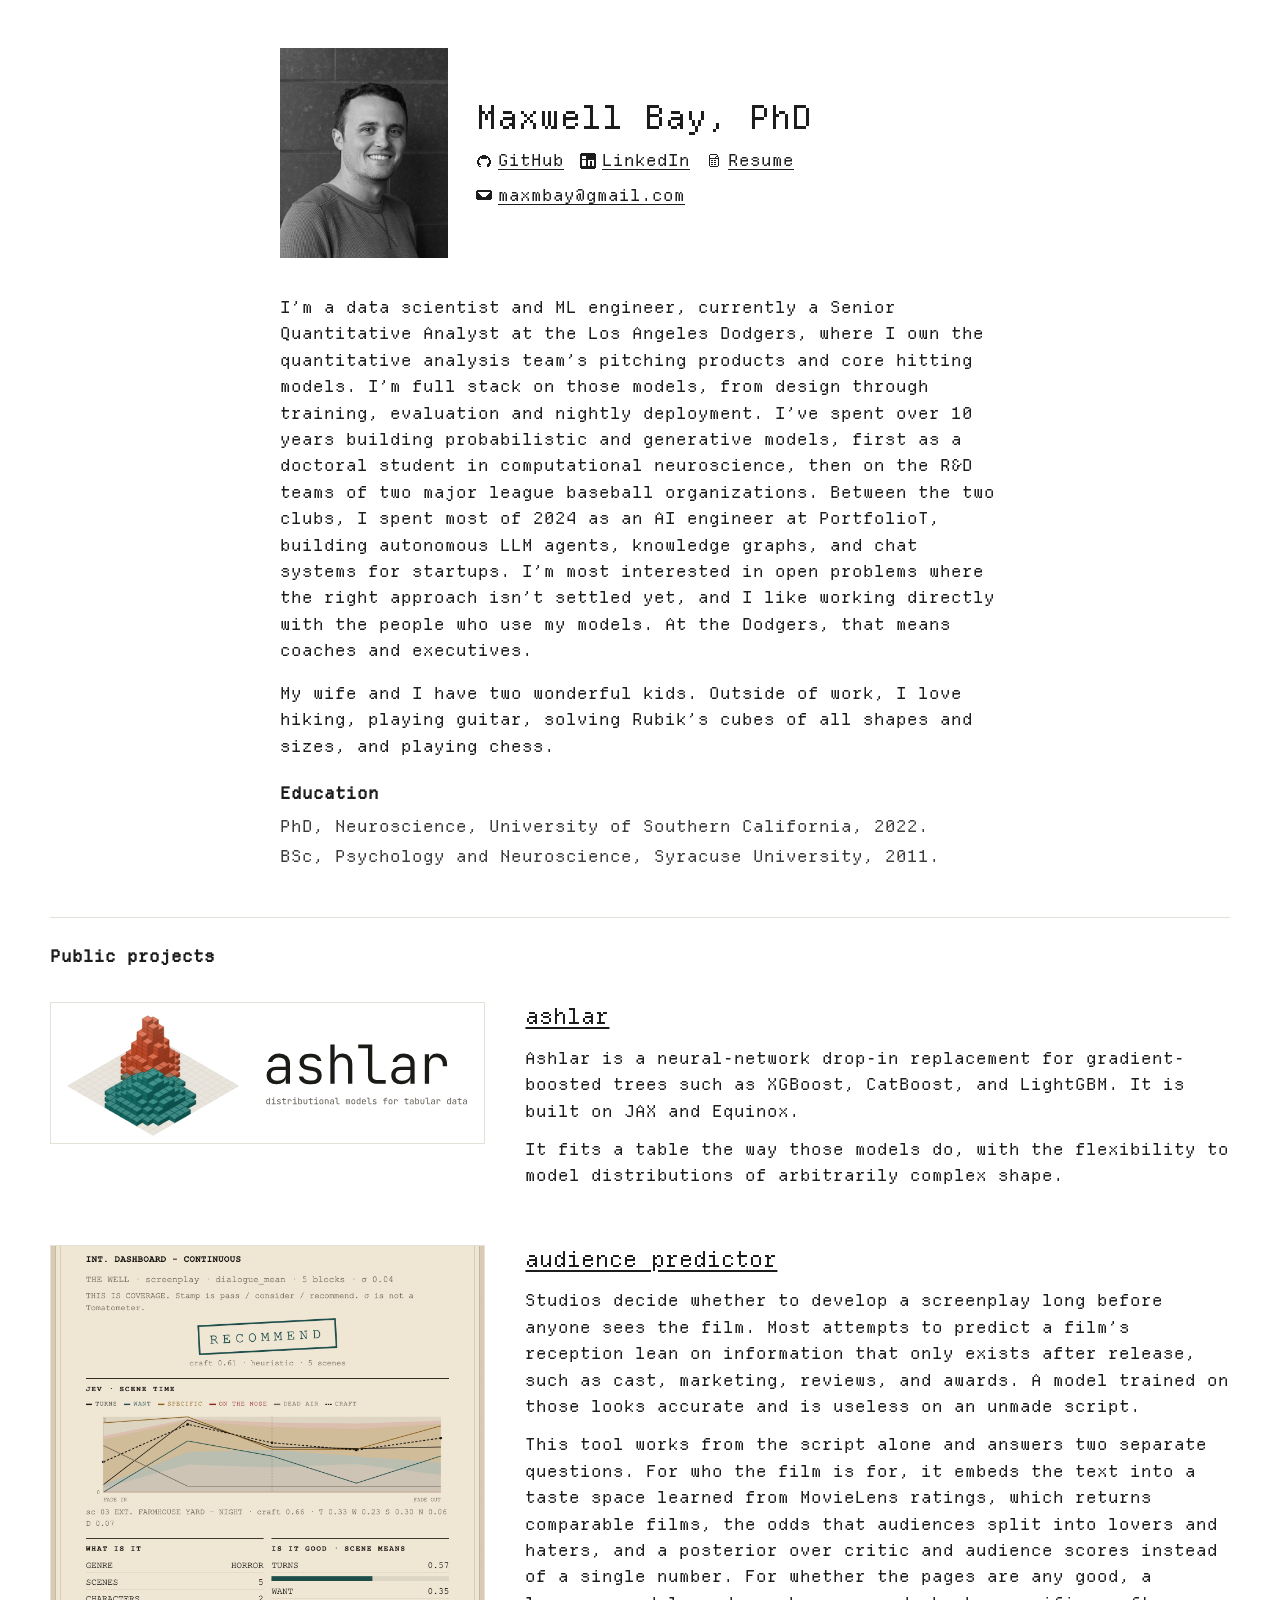
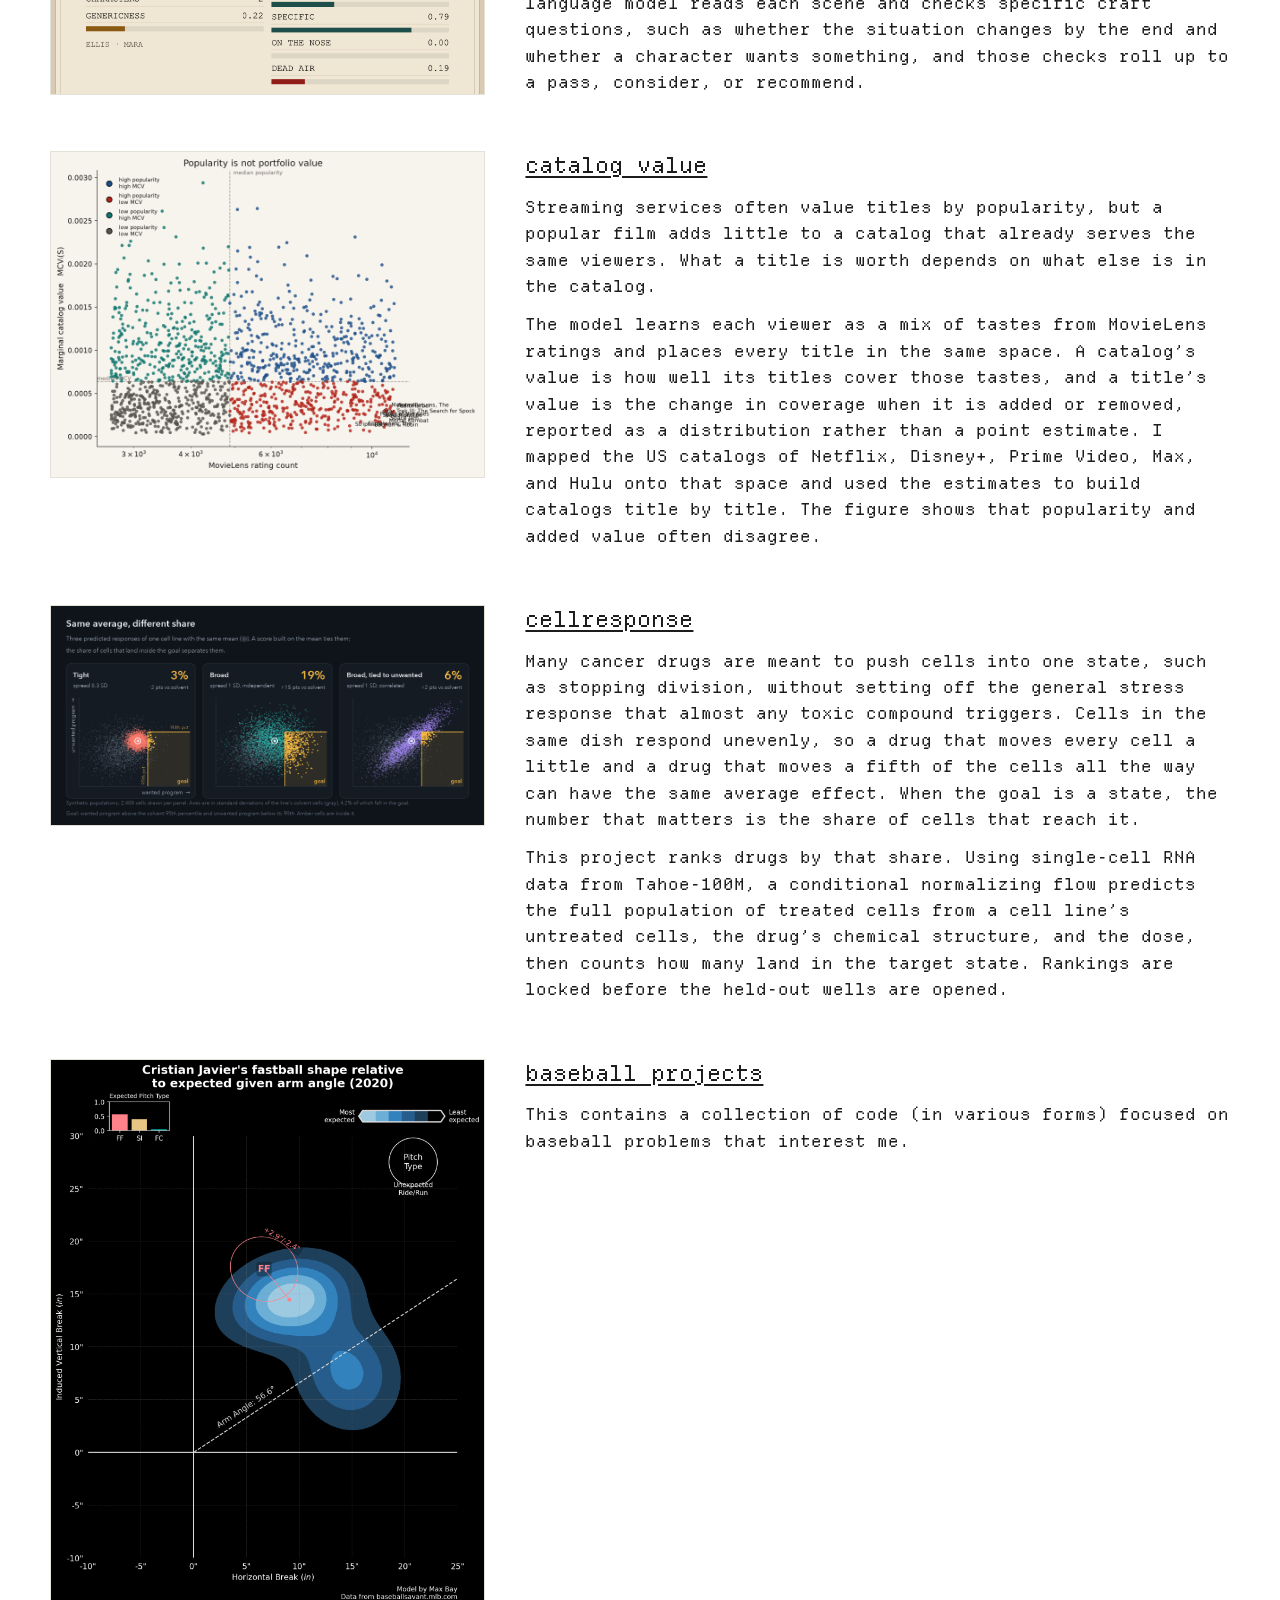
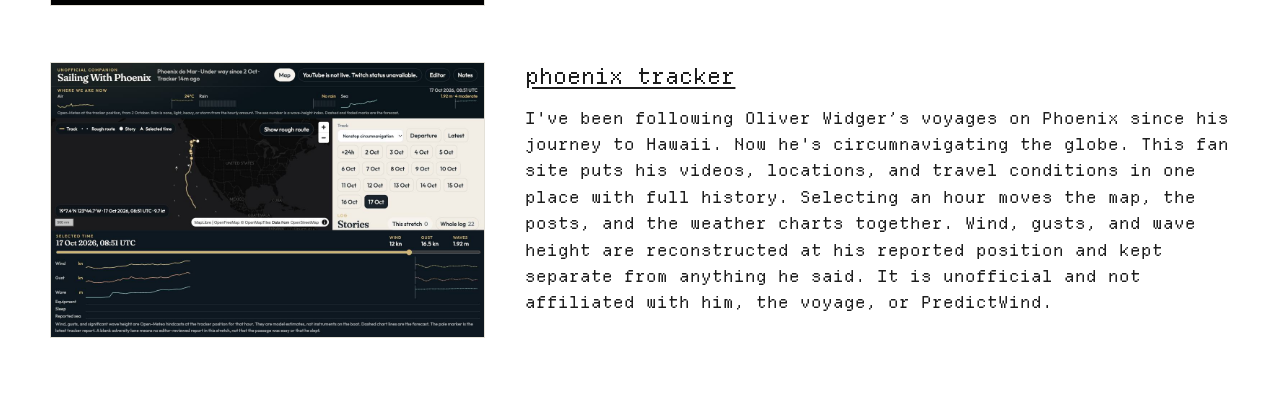
<file: index.html>
<!DOCTYPE html>
<html lang="en">
<head>
  <meta charset="utf-8">
  <meta name="viewport" content="width=device-width, initial-scale=1">
  <title>Maxwell Bay, PhD</title>
  <meta name="description" content="Maxwell Bay is a Senior Quantitative Analyst at the Los Angeles Dodgers. He builds probabilistic and generative models.">
  <link rel="canonical" href="https://maxmbay.github.io/">
  <meta property="og:title" content="Maxwell Bay, PhD">
  <meta property="og:description" content="Senior Quantitative Analyst at the Los Angeles Dodgers. Probabilistic and generative models, from neuroscience to two major-league front offices.">
  <meta property="og:type" content="website">
  <meta property="og:url" content="https://maxmbay.github.io/">
  <meta property="og:image" content="https://maxmbay.github.io/photos/Maxwell-Bay-crop.jpg">
  <meta name="twitter:card" content="summary">
  <meta name="theme-color" content="#ffffff">
  <link rel="icon" href="favicon.svg" type="image/svg+xml">
  <link rel="stylesheet" href="styles.css">
</head>
<body>
  <header class="intro">
    <img class="portrait" src="photos/Maxwell-Bay-crop.jpg" alt="Maxwell Bay">
    <div>
      <h1>Maxwell Bay, PhD</h1>
      <nav class="links" aria-label="Contact">
        <a href="https://github.com/maxmbay" rel="me noopener noreferrer">
          <svg viewBox="0 0 16 16" shape-rendering="crispEdges" aria-hidden="true"><path fill="currentColor" d="M6 2h4v1h-4zM4 3h8v1h-8zM3 4h10v1h-10zM2 5h2v1h-2zM5 5h6v1h-6zM12 5h2v1h-2zM2 6h2v1h-2zM12 6h2v1h-2zM1 7h2v1h-2zM13 7h2v1h-2zM1 8h2v1h-2zM13 8h2v1h-2zM1 9h2v1h-2zM13 9h2v1h-2zM1 10h3v1h-3zM12 10h3v1h-3zM2 11h3v1h-3zM11 11h3v1h-3zM2 12h1v1h-1zM11 12h3v1h-3zM3 13h2v1h-2zM11 13h2v1h-2z"/></svg>
          GitHub
        </a>
        <a href="https://www.linkedin.com/in/mbayphd" rel="me noopener noreferrer">
          <svg viewBox="0 0 16 16" shape-rendering="crispEdges" aria-hidden="true"><path fill="currentColor" d="M1 0h14v1h-14zM0 1h16v1h-16zM0 2h16v1h-16zM0 3h2v1h-2zM6 3h10v1h-10zM0 4h2v1h-2zM6 4h10v1h-10zM0 5h2v1h-2zM6 5h10v1h-10zM0 6h16v1h-16zM0 7h2v1h-2zM6 7h2v1h-2zM14 7h2v1h-2zM0 8h2v1h-2zM6 8h2v1h-2zM10 8h2v1h-2zM14 8h2v1h-2zM0 9h2v1h-2zM6 9h2v1h-2zM10 9h2v1h-2zM14 9h2v1h-2zM0 10h2v1h-2zM6 10h2v1h-2zM10 10h2v1h-2zM14 10h2v1h-2zM0 11h2v1h-2zM6 11h2v1h-2zM10 11h2v1h-2zM14 11h2v1h-2zM0 12h2v1h-2zM6 12h2v1h-2zM10 12h2v1h-2zM14 12h2v1h-2zM0 13h16v1h-16zM0 14h16v1h-16zM1 15h14v1h-14z"/></svg>
          LinkedIn
        </a>
        <a href="resume/Maxwell_Bay_Resume_2026.pdf">
          <svg viewBox="0 0 16 16" shape-rendering="crispEdges" aria-hidden="true"><path fill="currentColor" d="M4 1h7v1h-7zM3 2h1v11h-1zM11 2h1v1h-1zM10 3h2v1h-2zM9 4h1v1h-1zM12 4h1v1h-1zM4 5h9v1h-9zM12 6h1v7h-1zM4 13h8v1h-8zM5 7h2v1h-2zM8 7h2v1h-2zM5 9h2v1h-2zM8 9h2v1h-2zM5 11h2v1h-2zM8 11h2v1h-2z"/></svg>
          Resume
        </a>
        <a href="mailto:maxmbay@gmail.com">
          <svg viewBox="0 0 16 16" shape-rendering="crispEdges" aria-hidden="true"><path fill="currentColor" d="M1 3h14v1h-14zM0 4h16v1h-16zM0 5h2v1h-2zM14 5h2v1h-2zM0 6h3v1h-3zM13 6h3v1h-3zM0 7h4v1h-4zM12 7h4v1h-4zM0 8h5v1h-5zM11 8h5v1h-5zM0 9h6v1h-6zM10 9h6v1h-6zM0 10h16v1h-16zM0 11h16v1h-16zM1 12h14v1h-14z"/></svg>
          maxmbay@gmail.com
        </a>
      </nav>
    </div>
  </header>

  <section class="about">
    <p>I’m a data scientist and ML engineer, currently a Senior Quantitative Analyst at the Los Angeles Dodgers, where I own the quantitative analysis team’s pitching products and core hitting models. I’m full stack on those models, from design through training, evaluation and nightly deployment. I’ve spent over 10 years building probabilistic and generative models, first as a doctoral student in computational neuroscience, then on the R&amp;D teams of two major league baseball organizations. Between the two clubs, I spent most of 2024 as an AI engineer at PortfolioT, building autonomous LLM agents, knowledge graphs, and chat systems for startups. I’m most interested in open problems where the right approach isn’t settled yet, and I like working directly with the people who use my models. At the Dodgers, that means coaches and executives.</p>
    <p>My wife and I have two wonderful kids. Outside of work, I love hiking, playing guitar, solving Rubik’s cubes of all shapes and sizes, and playing chess.</p>
    <div class="edu"> 
      <h2>Education</h2>
      <p>PhD, Neuroscience, University of Southern California, 2022.</p>
      <p>BSc, Psychology and Neuroscience, Syracuse University, 2011.</p>
    </div>
  </section>

  <main>
    <h2 class="projects-label">Public projects</h2>
    <article>
      <img src="images/ashlar.svg" width="806" height="260" alt="Ashlar logo: isometric blocks of a two-mode density beside the word ashlar and the line distributional models for tabular data.">
      <div>
        <h2><a href="https://github.com/maxmbay/ashlar">ashlar</a></h2>
        <p>Ashlar is a neural-network drop-in replacement for gradient-boosted trees such as XGBoost, CatBoost, and LightGBM. It is built on JAX and Equinox.</p>
        <p>It fits a table the way those models do, with the flexibility to model distributions of arbitrarily complex shape.</p>
      </div>
    </article>

    <article>
      <img src="images/audience.png" width="1540" height="1592" alt="Coverage desk for the spec The Well: a recommend stamp, a scene-by-scene craft chart, and short notes on what the script is and whether it is good.">
      <div>
        <h2><a href="https://github.com/maxmbay/audience-predictor">audience predictor</a></h2>
        <p>Studios decide whether to develop a screenplay long before anyone sees the film. Most attempts to predict a film’s reception lean on information that only exists after release, such as cast, marketing, reviews, and awards. A model trained on those looks accurate and is useless on an unmade script.</p>
        <p>This tool works from the script alone and answers two separate questions. For who the film is for, it embeds the text into a taste space learned from MovieLens ratings, which returns comparable films, the odds that audiences split into lovers and haters, and a posterior over critic and audience scores instead of a single number. For whether the pages are any good, a language model reads each scene and checks specific craft questions, such as whether the situation changes by the end and whether a character wants something, and those checks roll up to a pass, consider, or recommend.</p>
      </div>
    </article>

    <article>
      <img src="images/catalog.png" width="1936" height="1452" alt="Scatter of MovieLens popularity against marginal catalog value. High-popularity titles are not always high value.">
      <div>
        <h2><a href="https://github.com/maxmbay/catalog-value">catalog value</a></h2>
        <p>Streaming services often value titles by popularity, but a popular film adds little to a catalog that already serves the same viewers. What a title is worth depends on what else is in the catalog.</p>
        <p>The model learns each viewer as a mix of tastes from MovieLens ratings and places every title in the same space. A catalog’s value is how well its titles cover those tastes, and a title’s value is the change in coverage when it is added or removed, reported as a distribution rather than a point estimate. I mapped the US catalogs of Netflix, Disney+, Prime Video, Max, and Hulu onto that space and used the estimates to build catalogs title by title. The figure shows that popularity and added value often disagree.</p>
      </div>
    </article>

    <article>
      <img src="images/expression.png" width="2000" height="1010" alt="Three synthetic responses with the same mean. Three percent, nineteen percent, and six percent of the cells fall inside the goal.">
      <div>
        <h2><a href="https://github.com/maxmbay/expression">cellresponse</a></h2>
        <p>Many cancer drugs are meant to push cells into one state, such as stopping division, without setting off the general stress response that almost any toxic compound triggers. Cells in the same dish respond unevenly, so a drug that moves every cell a little and a drug that moves a fifth of the cells all the way can have the same average effect. When the goal is a state, the number that matters is the share of cells that reach it.</p>
        <p>This project ranks drugs by that share. Using single-cell RNA data from Tahoe-100M, a conditional normalizing flow predicts the full population of treated cells from a cell line’s untreated cells, the drug’s chemical structure, and the dose, then counts how many land in the target state. Rankings are locked before the held-out wells are opened.</p>
      </div>
    </article>

    <article>
      <img src="images/baseball.png" width="1460" height="1837" alt="Cristian Javier’s 2020 fastball plotted against the movement expected from his arm angle. The four-seam fastball sits above that expectation.">
      <div>
        <h2><a href="https://github.com/maxmbay/public_baseball">baseball projects</a></h2>
        <p>This contains a collection of code (in various forms) focused on baseball problems that interest me.</p>
      </div>
    </article>

    <article>
      <img src="images/phoenix.jpg" width="1200" height="760" alt="Voyage companion for Sailing With Phoenix: the track on a map, the hour’s weather, and the story log.">
      <div>
        <h2><a href="https://github.com/maxmbay/phoenix-tracker">phoenix tracker</a></h2>
        <p>I've been following Oliver Widger’s voyages on Phoenix since his journey to Hawaii. Now he's circumnavigating the globe. This fan site puts his videos, locations, and travel conditions in one place with full history. Selecting an hour moves the map, the posts, and the weather charts together. Wind, gusts, and wave height are reconstructed at his reported position and kept separate from anything he said. It is unofficial and not affiliated with him, the voyage, or PredictWind.</p>
      </div>
    </article>
  </main>
</body>
</html>
</file>
<file: styles.css>
@font-face {
  font-family: "Departure Mono";
  src: url("fonts/DepartureMono-Regular.woff2") format("woff2"),
       url("fonts/DepartureMono-Regular.woff") format("woff");
  font-display: swap;
}

* { box-sizing: border-box; }

/* Departure Mono is drawn on an 11px grid, so sizes stay on multiples of 5.5px. */
body {
  margin: 0;
  background: #fff;
  color: #1c1c1c;
  font: 16.5px/1.6 "Departure Mono", ui-monospace, Menlo, monospace;
}

body > * {
  width: min(720px, calc(100% - 40px));
  margin-left: auto;
  margin-right: auto;
}

a { color: inherit; }
a:focus-visible {
  outline: 2px solid currentColor;
  outline-offset: 3px;
}
img { max-width: 100%; height: auto; }

.intro {
  display: flex;
  gap: 28px;
  align-items: center;
  padding: 48px 0 8px;
}

.links {
  display: flex;
  flex-wrap: wrap;
  gap: 8px 16px;
  margin: 0;
  align-items: center;
}

.links a {
  display: inline-flex;
  align-items: center;
  gap: 6px;
}

.links svg {
  width: 16px;
  height: 16px;
  flex: none;
  image-rendering: pixelated;
}

a { text-underline-offset: 3px; }

.about { padding-top: 28px; }

.about > p { margin: 0; }
.about > p + p { margin-top: 1em; }

.about .edu { margin-top: 1.45em; }

.edu h2 {
  margin: 0 0 8px;
  font-size: 16.5px;
  font-weight: 700;
}

.edu p {
  margin: 0;
  color: #3a3a3a;
}

.edu p + p { margin-top: 4px; }

.portrait {
  width: 168px;
  height: 210px;
  object-fit: cover;
  object-position: center 18%;
  filter: grayscale(1);
  flex: none;
}

h1 {
  margin: 0 0 10px;
  font-size: 33px;
  font-weight: normal;
  line-height: 1.2;
}

body > main {
  width: min(1180px, calc(100% - 40px));
  display: grid;
  grid-template-columns: 1fr;
  row-gap: 56px;
  align-items: start;
  margin-top: 48px;
  padding: 28px 0 72px;
  border-top: 1px solid #e4e1d8;
}

.projects-label {
  grid-column: 1 / -1;
  margin: 0 0 -28px;
  font-size: 16.5px;
  font-weight: 700;
  line-height: 1.3;
}

/* 1 : φ, so the image takes 1/φ² of the row and the text takes 1/φ. */
main article {
  margin-top: 0;
  display: grid;
  grid-template-columns: 1fr 1.618034fr;
  column-gap: 40px;
  align-items: start;
}

h2 {
  margin: 0;
  font-size: 22px;
  font-weight: normal;
  line-height: 1.3;
}

article img {
  display: block;
  width: 100%;
  height: auto;
  margin: 0;
  border: 1px solid #e4e1d8;
}

article p {
  margin: 0 0 12px;
}

article p:last-child { margin-bottom: 0; }

article h2 + p { margin-top: 14px; }

@media (max-width: 1100px) {
  body > main { row-gap: 48px; }
}

@media (max-width: 700px) {
  body > main { row-gap: 40px; }

  main article {
    grid-template-columns: 1fr;
    row-gap: 16px;
  }
}

@media (max-width: 560px) {
  .intro {
    flex-direction: column;
    align-items: flex-start;
    gap: 16px;
  }
  .portrait { width: 140px; height: 176px; }
  h1 { font-size: 27.5px; }
}
</file>
